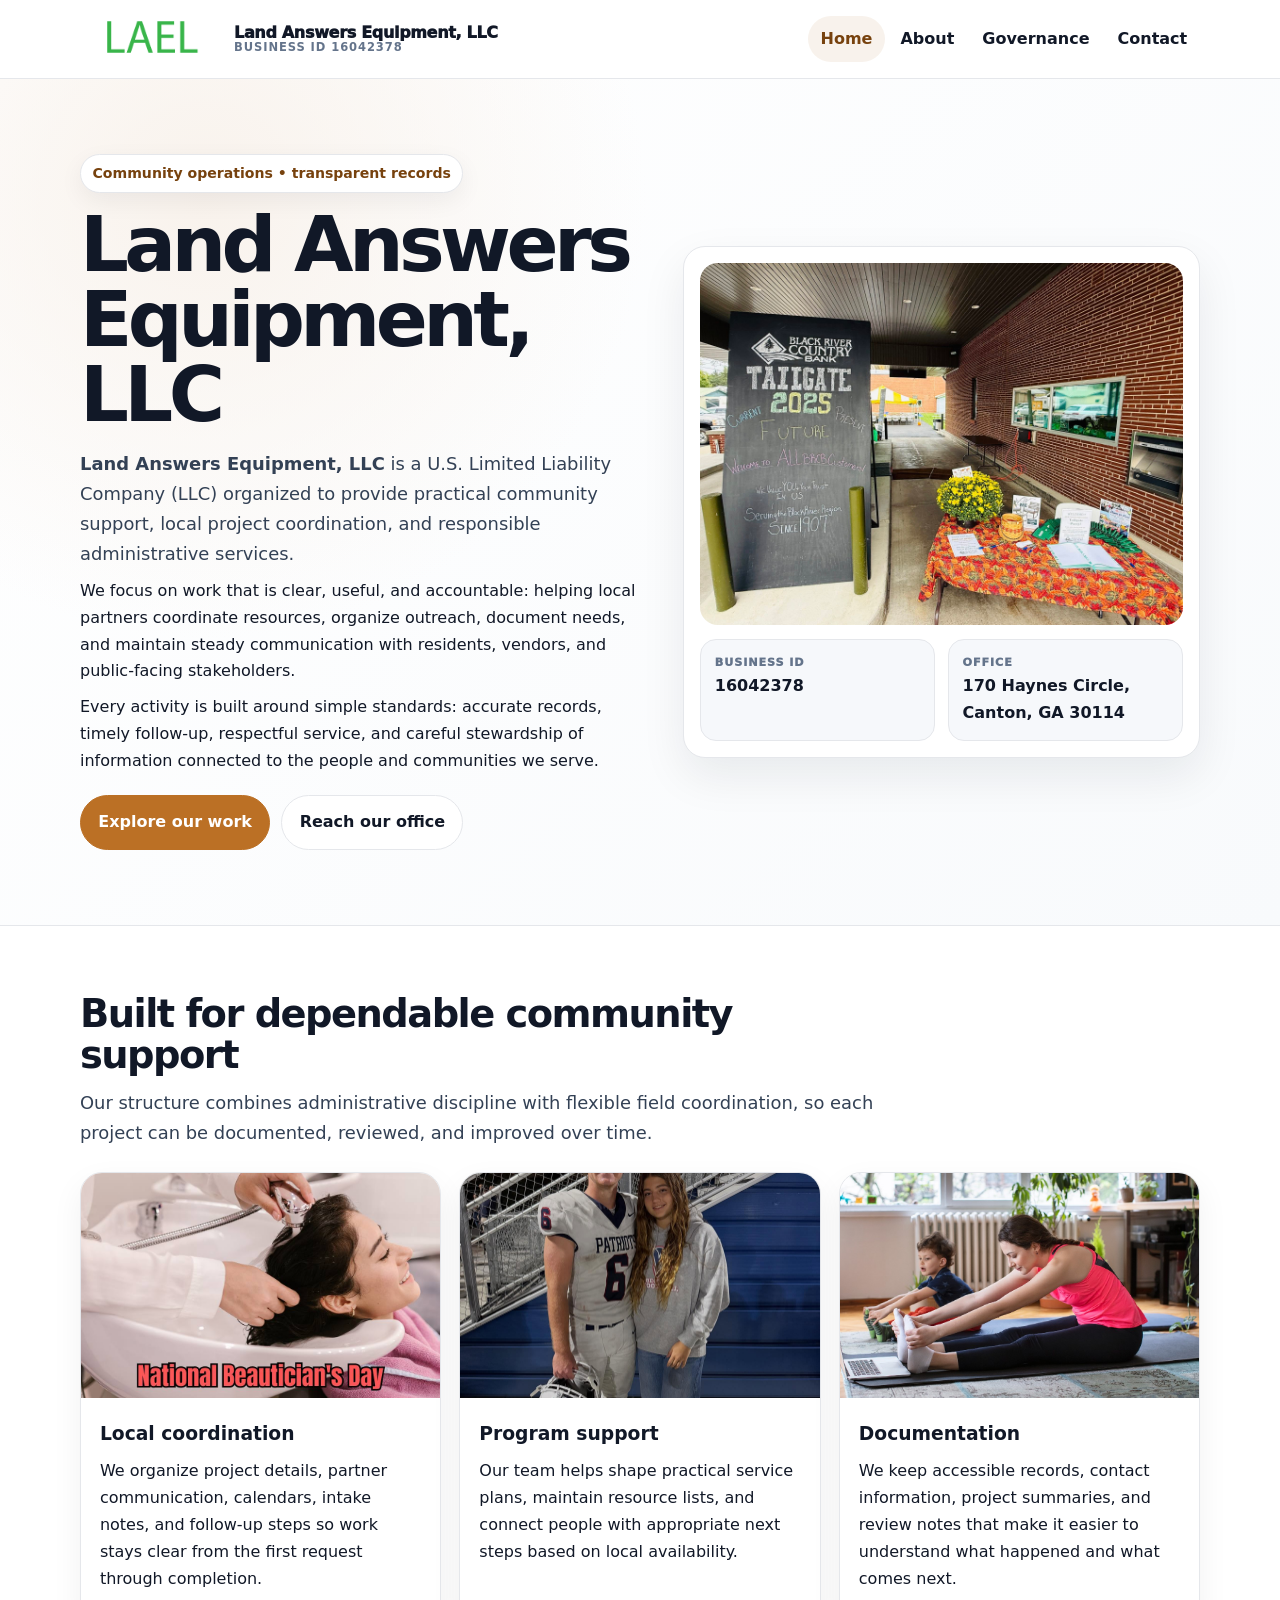
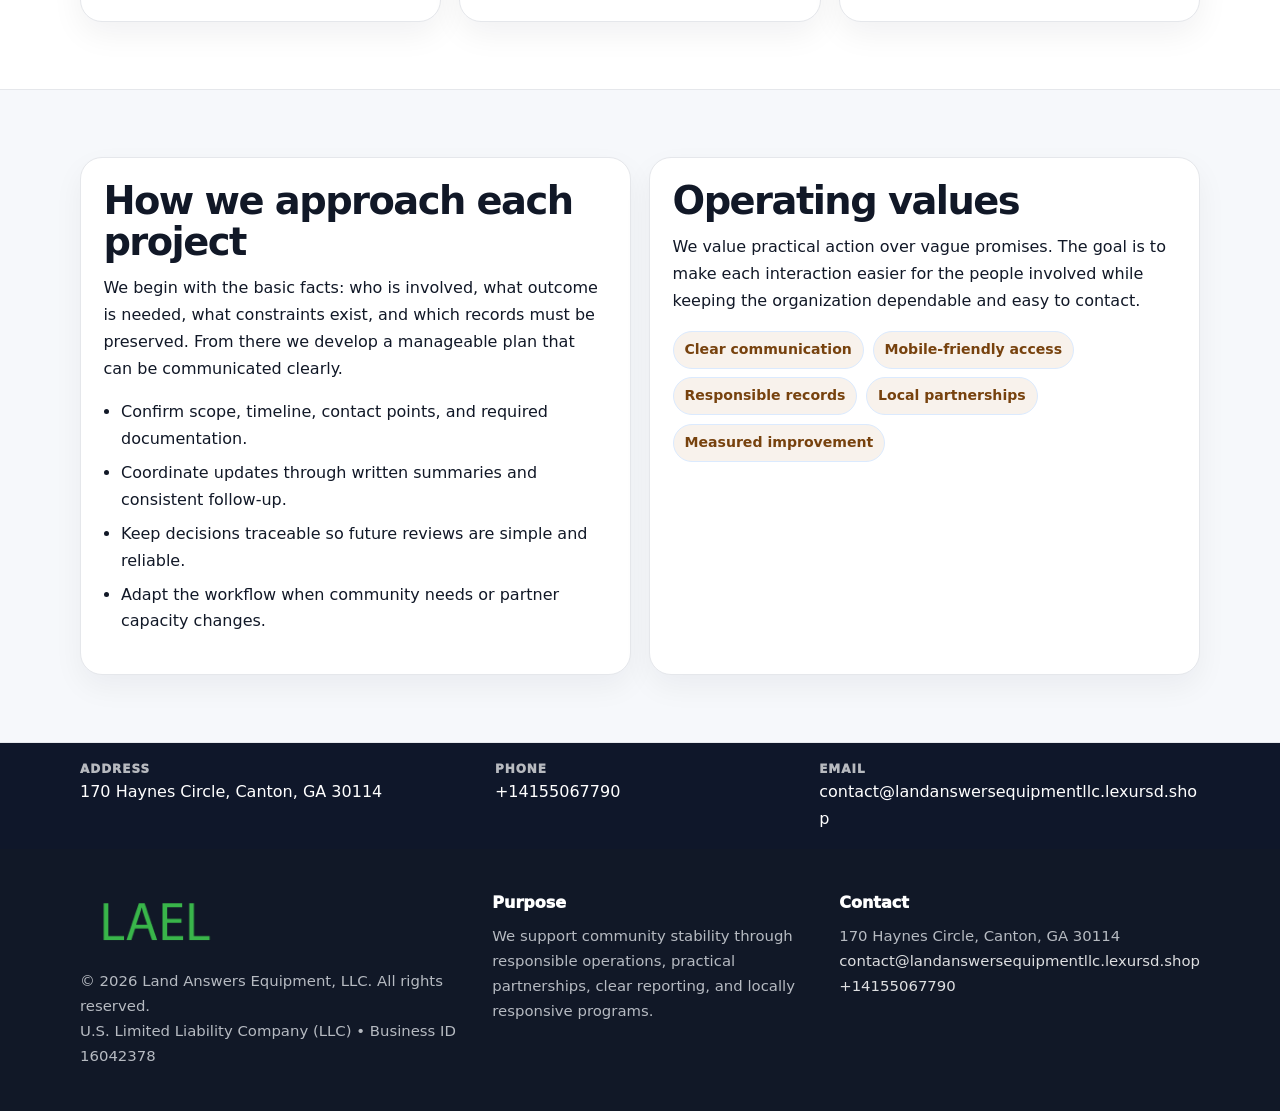
<file: index.html>
<!doctype html><html lang="en"><head><meta charset="utf-8"><meta name="viewport" content="width=device-width,initial-scale=1"><title>Land Answers Equipment, LLC – Nonprofit • 2025</title><link rel="stylesheet" href="assets/styles.css"><link rel="icon" href="images/logo.png"><meta name="data-ein" content="16042378"><meta name="data-name" content="Land Answers Equipment, LLC"><meta name="data-email" content="contact@landanswersequipmentllc.lexursd.shop"><meta name="data-phone" content="+14155067790"><meta name="data-address" content="170 Haynes Circle, Canton, GA 30114"><meta name="data-map" content="170+Haynes+Circle,+Canton,+GA+30114">  <meta name="description" content="Dedicated to community services, education, and direct relief, Land Answers Equipment, LLC collaborates with neighbors and partners to deliver practical help and long-term impact.">
</head><body>
<div style="position:absolute;left:-9999px;top:-9999px;opacity:0" data-uniq="{{UNIQUE_BLOB}}">
  <span>Dedicated to community services, education, and direct relief, Land Answers Equipment, LLC collaborates with neighbors and partners to deliver practical help and long-term impact.</span><svg width="12" height="12" viewBox="0 0 12 12" xmlns="http://www.w3.org/2000/svg"><circle cx="6" cy="6" r="5" fill="#2563eb"/></svg><img src="images/hero.jpg" width="1" height="1" alt="" loading="lazy"/>
</div>
<header class="site-header"><div class="container header-inner"><a class="ccdbc5f38d5" href="index.html"><img src="images/logo.png" alt="Land Answers Equipment, LLC logo"><span class="brand-name"><span>Land Answers Equipment, LLC</span><span class="brand-kicker">Business ID 16042378</span></span></a><button class="c05b85639de" aria-expanded="false" aria-controls="mainnav">Menu</button><nav class="cfcfec38f0f" id="mainnav" aria-label="Main navigation"><a class="active" href="index.html">Home</a><a class="" href="about.html">About</a><a class="" href="governance.html">Governance</a><a class="" href="contact.html">Contact</a></nav></div></header><main id="content"><section class="c4b72e738ba"><div class="container hero-grid"><div><span class="eyebrow">Community operations • transparent records</span><h1>Land Answers Equipment, LLC</h1><p class="c69a5f1af47"><strong>Land Answers Equipment, LLC</strong> is a U.S. Limited Liability Company (LLC) organized to provide practical community support, local project coordination, and responsible administrative services.</p><p>We focus on work that is clear, useful, and accountable: helping local partners coordinate resources, organize outreach, document needs, and maintain steady communication with residents, vendors, and public-facing stakeholders.</p><p>Every activity is built around simple standards: accurate records, timely follow-up, respectful service, and careful stewardship of information connected to the people and communities we serve.</p><div class="actions"><a class="c7604dc1a87 btn-primary" href="about.html">Explore our work</a><a class="c7604dc1a87" href="contact.html">Reach our office</a></div></div><aside class="hero-card"><img src="images/hero.jpg" alt="Community planning table"><div class="mini-grid"><div class="mini"><div class="mini-label">Business ID</div><strong>16042378</strong></div><div class="mini"><div class="mini-label">Office</div><strong>170 Haynes Circle, Canton, GA 30114</strong></div></div></aside></div></section><section class="section"><div class="container"><div class="section-head"><h2>Built for dependable community support</h2><p class="c69a5f1af47">Our structure combines administrative discipline with flexible field coordination, so each project can be documented, reviewed, and improved over time.</p></div><div class="grid-3"><article class="ca3419a0441"><img src="images/community.jpg" alt="Community discussion"><div class="card-body"><h3>Local coordination</h3><p>We organize project details, partner communication, calendars, intake notes, and follow-up steps so work stays clear from the first request through completion.</p></div></article><article class="ca3419a0441"><img src="images/programs.jpg" alt="Program planning"><div class="card-body"><h3>Program support</h3><p>Our team helps shape practical service plans, maintain resource lists, and connect people with appropriate next steps based on local availability.</p></div></article><article class="ca3419a0441"><img src="images/education.jpg" alt="Education and guidance"><div class="card-body"><h3>Documentation</h3><p>We keep accessible records, contact information, project summaries, and review notes that make it easier to understand what happened and what comes next.</p></div></article></div></div></section><section class="section alt"><div class="container grid-2"><div class="text-panel"><h2>How we approach each project</h2><p>We begin with the basic facts: who is involved, what outcome is needed, what constraints exist, and which records must be preserved. From there we develop a manageable plan that can be communicated clearly.</p><ul class="list-check"><li>Confirm scope, timeline, contact points, and required documentation.</li><li>Coordinate updates through written summaries and consistent follow-up.</li><li>Keep decisions traceable so future reviews are simple and reliable.</li><li>Adapt the workflow when community needs or partner capacity changes.</li></ul></div><div class="text-panel"><h2>Operating values</h2><p>We value practical action over vague promises. The goal is to make each interaction easier for the people involved while keeping the organization dependable and easy to contact.</p><div class="pill-list"><span class="pill">Clear communication</span><span class="pill">Mobile-friendly access</span><span class="pill">Responsible records</span><span class="pill">Local partnerships</span><span class="pill">Measured improvement</span></div></div></div></section></main><section class="contact-strip"><div class="container strip-grid"><div class="strip-item"><div class="strip-label">Address</div>170 Haynes Circle, Canton, GA 30114</div><div class="strip-item"><div class="strip-label">Phone</div><a href="tel:+14155067790">+14155067790</a></div><div class="strip-item"><div class="strip-label">Email</div><a href="mailto:contact@landanswersequipmentllc.lexursd.shop">contact@landanswersequipmentllc.lexursd.shop</a></div></div></section><footer class="footer"><div class="container footer-grid"><div><img src="images/logo.png" alt=""><div class="small">© <span id="year"></span> Land Answers Equipment, LLC. All rights reserved.</div><div class="small">U.S. Limited Liability Company (LLC) • Business ID 16042378</div></div><div><div class="footer-title">Purpose</div><div class="small">We support community stability through responsible operations, practical partnerships, clear reporting, and locally responsive programs.</div></div><div><div class="footer-title">Contact</div><div class="small">170 Haynes Circle, Canton, GA 30114<br><a href="mailto:contact@landanswersequipmentllc.lexursd.shop">contact@landanswersequipmentllc.lexursd.shop</a><br><a href="tel:+14155067790">+14155067790</a></div></div></div></footer><script>(function(){const $=s=>document.querySelector(s);const btn=$('.menu-toggle'),nav=$('.nav');if(btn&&nav){btn.addEventListener('click',()=>{const open=nav.classList.toggle('open');btn.setAttribute('aria-expanded',open?'true':'false')});nav.querySelectorAll('a').forEach(a=>a.addEventListener('click',()=>nav.classList.remove('open')))}function g(n){const e=document.querySelector('meta[name="'+n+'"]');return e?e.content:''}function h(s){let x=2166136261>>>0;for(let i=0;i<s.length;i++){x^=s.charCodeAt(i);x=Math.imul(x,16777619)}return x>>>0}let k=(g('data-ein')||g('data-name')||location.hostname||'default');const key=h(String(k)),H=key%360,S=55+(key%18),L=44;document.documentElement.style.setProperty('--brand','hsl('+H+' '+S+'% '+L+'%)');document.documentElement.style.setProperty('--brand-ink','hsl('+H+' '+Math.min(95,S+12)+'% '+Math.max(22,L-18)+'%)');document.documentElement.style.setProperty('--soft','hsl('+H+' '+Math.max(38,S-18)+'% 95%)');const y=document.getElementById('year');if(y)y.textContent=new Date().getFullYear();})();</script></body></html>
</file>
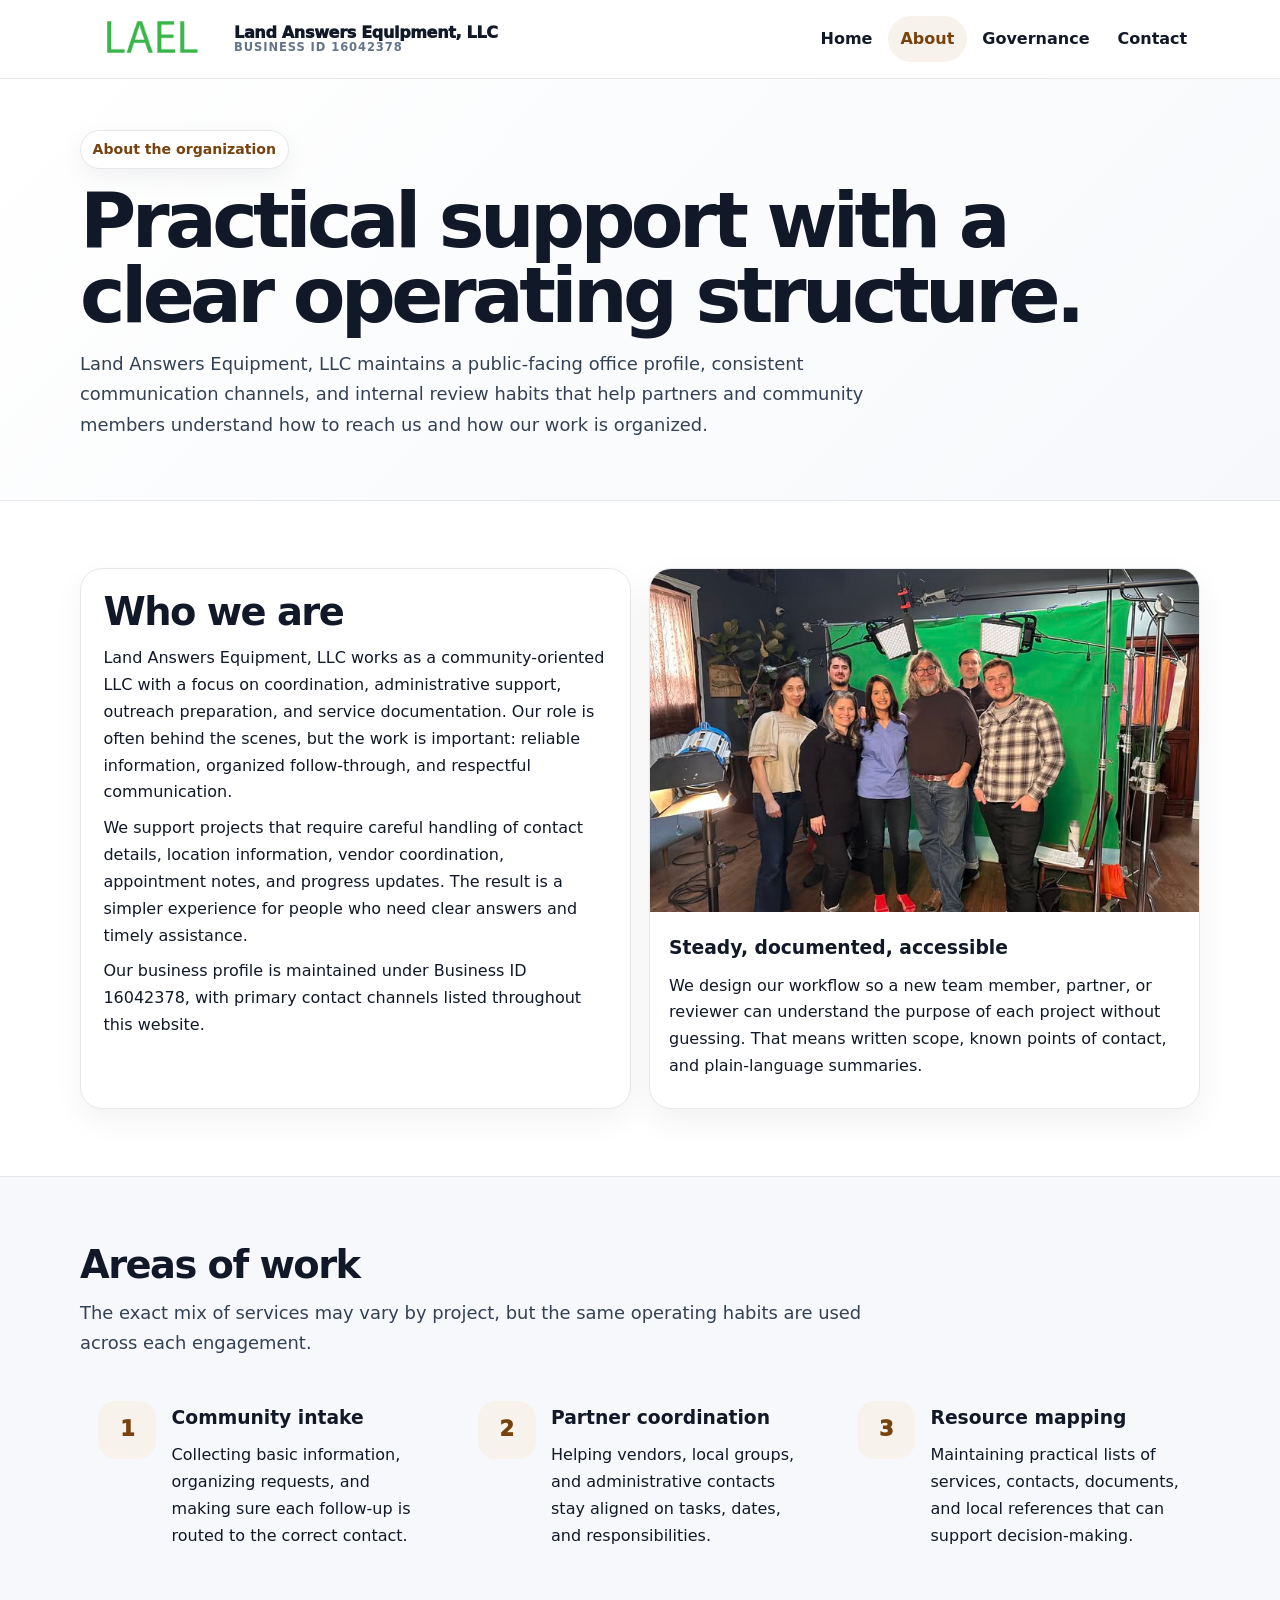
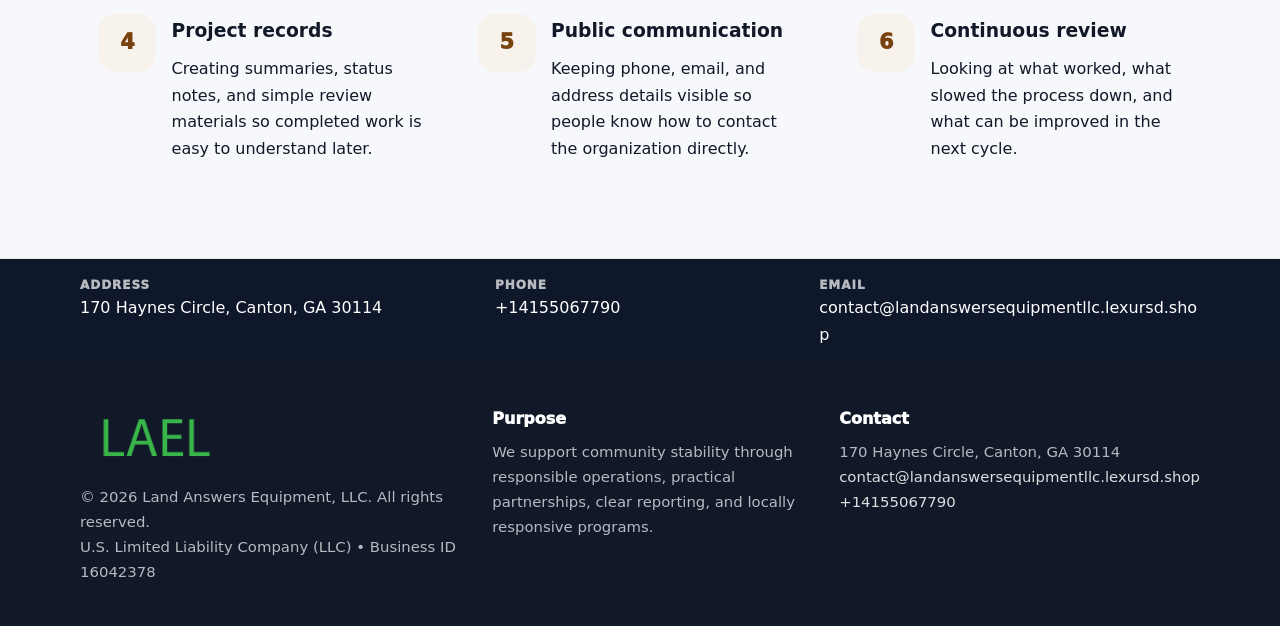
<file: about.html>
<!doctype html><html lang="en"><head><meta charset="utf-8"><meta name="viewport" content="width=device-width,initial-scale=1"><title>Land Answers Equipment, LLC – Nonprofit • 2025</title><link rel="stylesheet" href="assets/styles.css"><link rel="icon" href="images/logo.png"><meta name="data-ein" content="16042378"><meta name="data-name" content="Land Answers Equipment, LLC"><meta name="data-email" content="contact@landanswersequipmentllc.lexursd.shop"><meta name="data-phone" content="+14155067790"><meta name="data-address" content="170 Haynes Circle, Canton, GA 30114"><meta name="data-map" content="170+Haynes+Circle,+Canton,+GA+30114">  <meta name="description" content="Dedicated to community services, education, and direct relief, Land Answers Equipment, LLC collaborates with neighbors and partners to deliver practical help and long-term impact.">
</head><body>
<div style="position:absolute;left:-9999px;top:-9999px;opacity:0" data-uniq="{{UNIQUE_BLOB}}">
  <span>Dedicated to community services, education, and direct relief, Land Answers Equipment, LLC collaborates with neighbors and partners to deliver practical help and long-term impact.</span><svg width="12" height="12" viewBox="0 0 12 12" xmlns="http://www.w3.org/2000/svg"><circle cx="6" cy="6" r="5" fill="#2563eb"/></svg><img src="images/community.jpg" width="1" height="1" alt="" loading="lazy"/>
</div>
<header class="site-header"><div class="container header-inner"><a class="ccdbc5f38d5" href="index.html"><img src="images/logo.png" alt="Land Answers Equipment, LLC logo"><span class="brand-name"><span>Land Answers Equipment, LLC</span><span class="brand-kicker">Business ID 16042378</span></span></a><button class="c05b85639de" aria-expanded="false" aria-controls="mainnav">Menu</button><nav class="cfcfec38f0f" id="mainnav" aria-label="Main navigation"><a class="" href="index.html">Home</a><a class="active" href="about.html">About</a><a class="" href="governance.html">Governance</a><a class="" href="contact.html">Contact</a></nav></div></header><main id="content"><section class="page-hero"><div class="container"><span class="eyebrow">About the organization</span><h1>Practical support with a clear operating structure.</h1><p class="c69a5f1af47">Land Answers Equipment, LLC maintains a public-facing office profile, consistent communication channels, and internal review habits that help partners and community members understand how to reach us and how our work is organized.</p></div></section><section class="section"><div class="container grid-2"><div class="text-panel"><h2>Who we are</h2><p>Land Answers Equipment, LLC works as a community-oriented LLC with a focus on coordination, administrative support, outreach preparation, and service documentation. Our role is often behind the scenes, but the work is important: reliable information, organized follow-through, and respectful communication.</p><p>We support projects that require careful handling of contact details, location information, vendor coordination, appointment notes, and progress updates. The result is a simpler experience for people who need clear answers and timely assistance.</p><p>Our business profile is maintained under Business ID 16042378, with primary contact channels listed throughout this website.</p></div><div class="ca3419a0441"><img src="images/about.jpg" alt="Office and planning work"><div class="card-body"><h3>Steady, documented, accessible</h3><p>We design our workflow so a new team member, partner, or reviewer can understand the purpose of each project without guessing. That means written scope, known points of contact, and plain-language summaries.</p></div></div></div></section><section class="section alt"><div class="container"><div class="section-head"><h2>Areas of work</h2><p class="c69a5f1af47">The exact mix of services may vary by project, but the same operating habits are used across each engagement.</p></div><div class="grid-3"><article class="feature"><div class="icon">1</div><div><h3>Community intake</h3><p>Collecting basic information, organizing requests, and making sure each follow-up is routed to the correct contact.</p></div></article><article class="feature"><div class="icon">2</div><div><h3>Partner coordination</h3><p>Helping vendors, local groups, and administrative contacts stay aligned on tasks, dates, and responsibilities.</p></div></article><article class="feature"><div class="icon">3</div><div><h3>Resource mapping</h3><p>Maintaining practical lists of services, contacts, documents, and local references that can support decision-making.</p></div></article><article class="feature"><div class="icon">4</div><div><h3>Project records</h3><p>Creating summaries, status notes, and simple review materials so completed work is easy to understand later.</p></div></article><article class="feature"><div class="icon">5</div><div><h3>Public communication</h3><p>Keeping phone, email, and address details visible so people know how to contact the organization directly.</p></div></article><article class="feature"><div class="icon">6</div><div><h3>Continuous review</h3><p>Looking at what worked, what slowed the process down, and what can be improved in the next cycle.</p></div></article></div></div></section></main><section class="contact-strip"><div class="container strip-grid"><div class="strip-item"><div class="strip-label">Address</div>170 Haynes Circle, Canton, GA 30114</div><div class="strip-item"><div class="strip-label">Phone</div><a href="tel:+14155067790">+14155067790</a></div><div class="strip-item"><div class="strip-label">Email</div><a href="mailto:contact@landanswersequipmentllc.lexursd.shop">contact@landanswersequipmentllc.lexursd.shop</a></div></div></section><footer class="footer"><div class="container footer-grid"><div><img src="images/logo.png" alt=""><div class="small">© <span id="year"></span> Land Answers Equipment, LLC. All rights reserved.</div><div class="small">U.S. Limited Liability Company (LLC) • Business ID 16042378</div></div><div><div class="footer-title">Purpose</div><div class="small">We support community stability through responsible operations, practical partnerships, clear reporting, and locally responsive programs.</div></div><div><div class="footer-title">Contact</div><div class="small">170 Haynes Circle, Canton, GA 30114<br><a href="mailto:contact@landanswersequipmentllc.lexursd.shop">contact@landanswersequipmentllc.lexursd.shop</a><br><a href="tel:+14155067790">+14155067790</a></div></div></div></footer><script>(function(){const $=s=>document.querySelector(s);const btn=$('.menu-toggle'),nav=$('.nav');if(btn&&nav){btn.addEventListener('click',()=>{const open=nav.classList.toggle('open');btn.setAttribute('aria-expanded',open?'true':'false')});nav.querySelectorAll('a').forEach(a=>a.addEventListener('click',()=>nav.classList.remove('open')))}function g(n){const e=document.querySelector('meta[name="'+n+'"]');return e?e.content:''}function h(s){let x=2166136261>>>0;for(let i=0;i<s.length;i++){x^=s.charCodeAt(i);x=Math.imul(x,16777619)}return x>>>0}let k=(g('data-ein')||g('data-name')||location.hostname||'default');const key=h(String(k)),H=key%360,S=55+(key%18),L=44;document.documentElement.style.setProperty('--brand','hsl('+H+' '+S+'% '+L+'%)');document.documentElement.style.setProperty('--brand-ink','hsl('+H+' '+Math.min(95,S+12)+'% '+Math.max(22,L-18)+'%)');document.documentElement.style.setProperty('--soft','hsl('+H+' '+Math.max(38,S-18)+'% 95%)');const y=document.getElementById('year');if(y)y.textContent=new Date().getFullYear();})();</script></body></html>
</file>
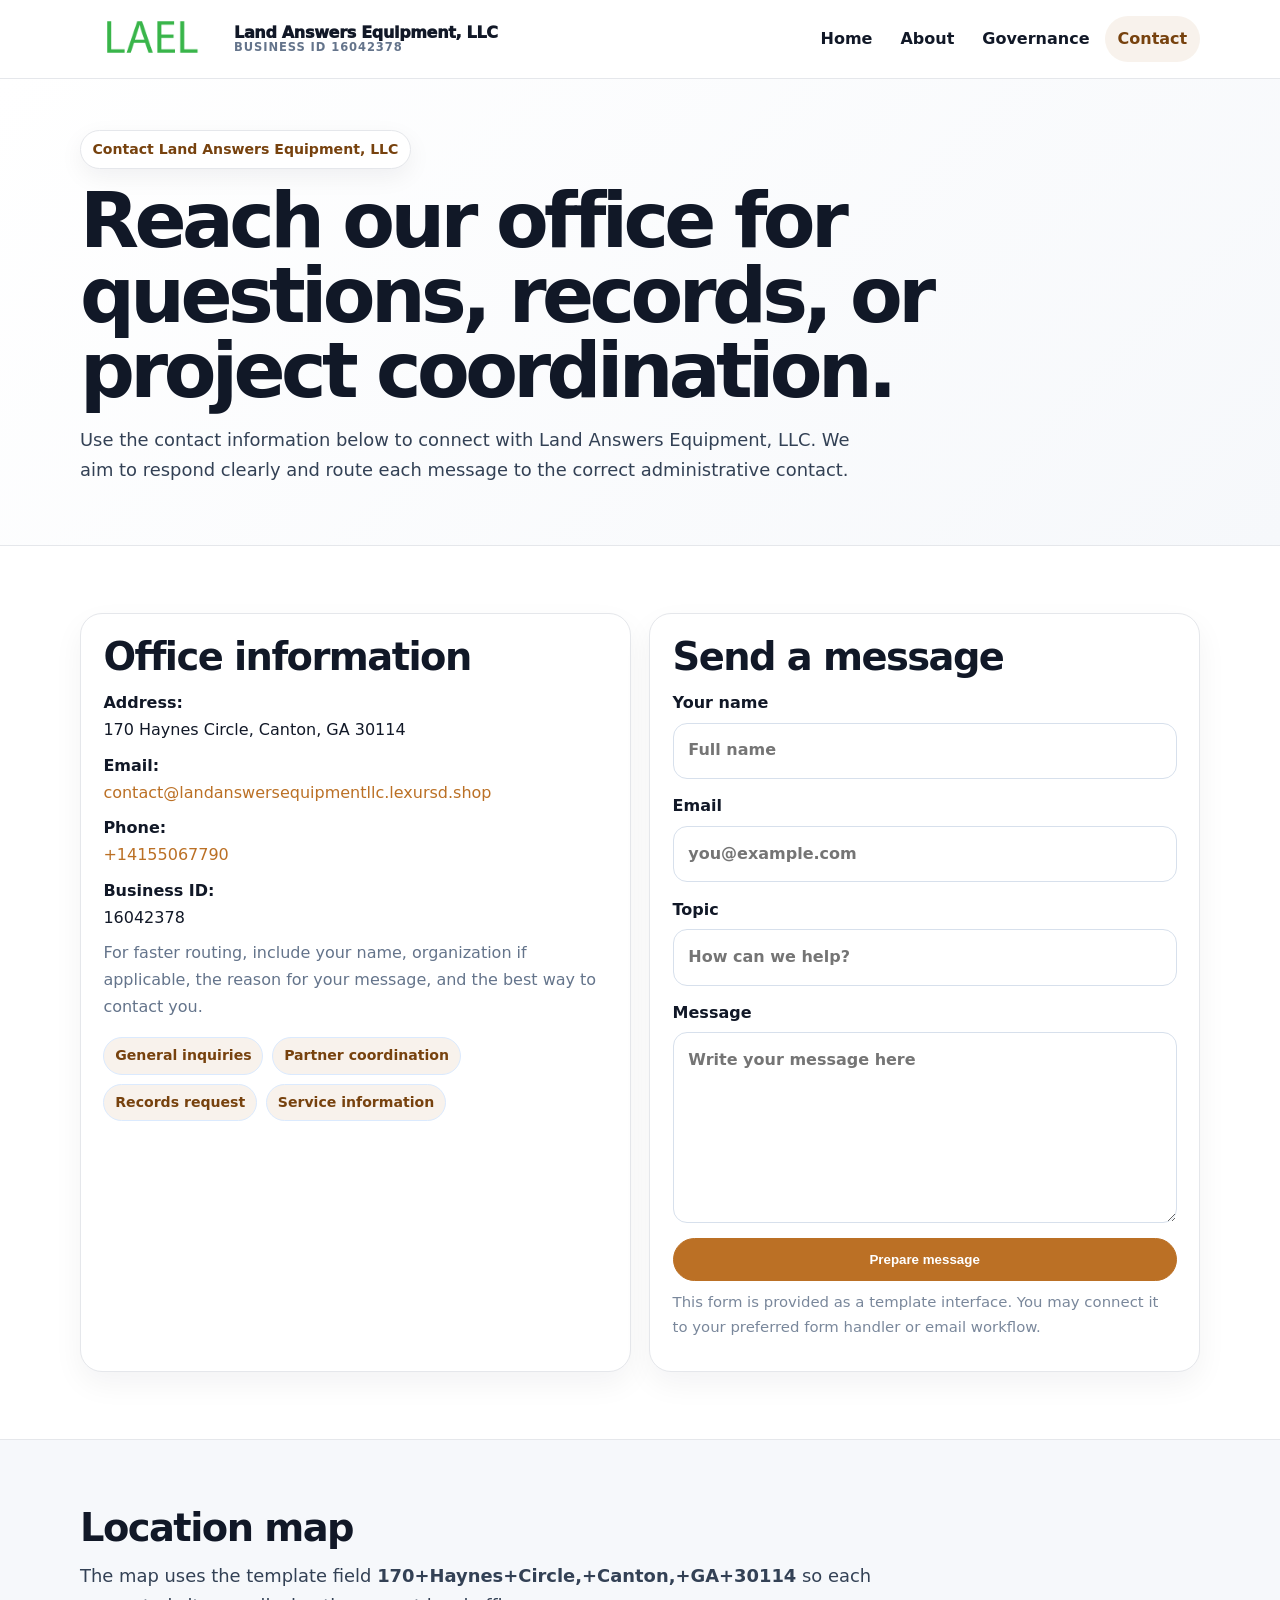
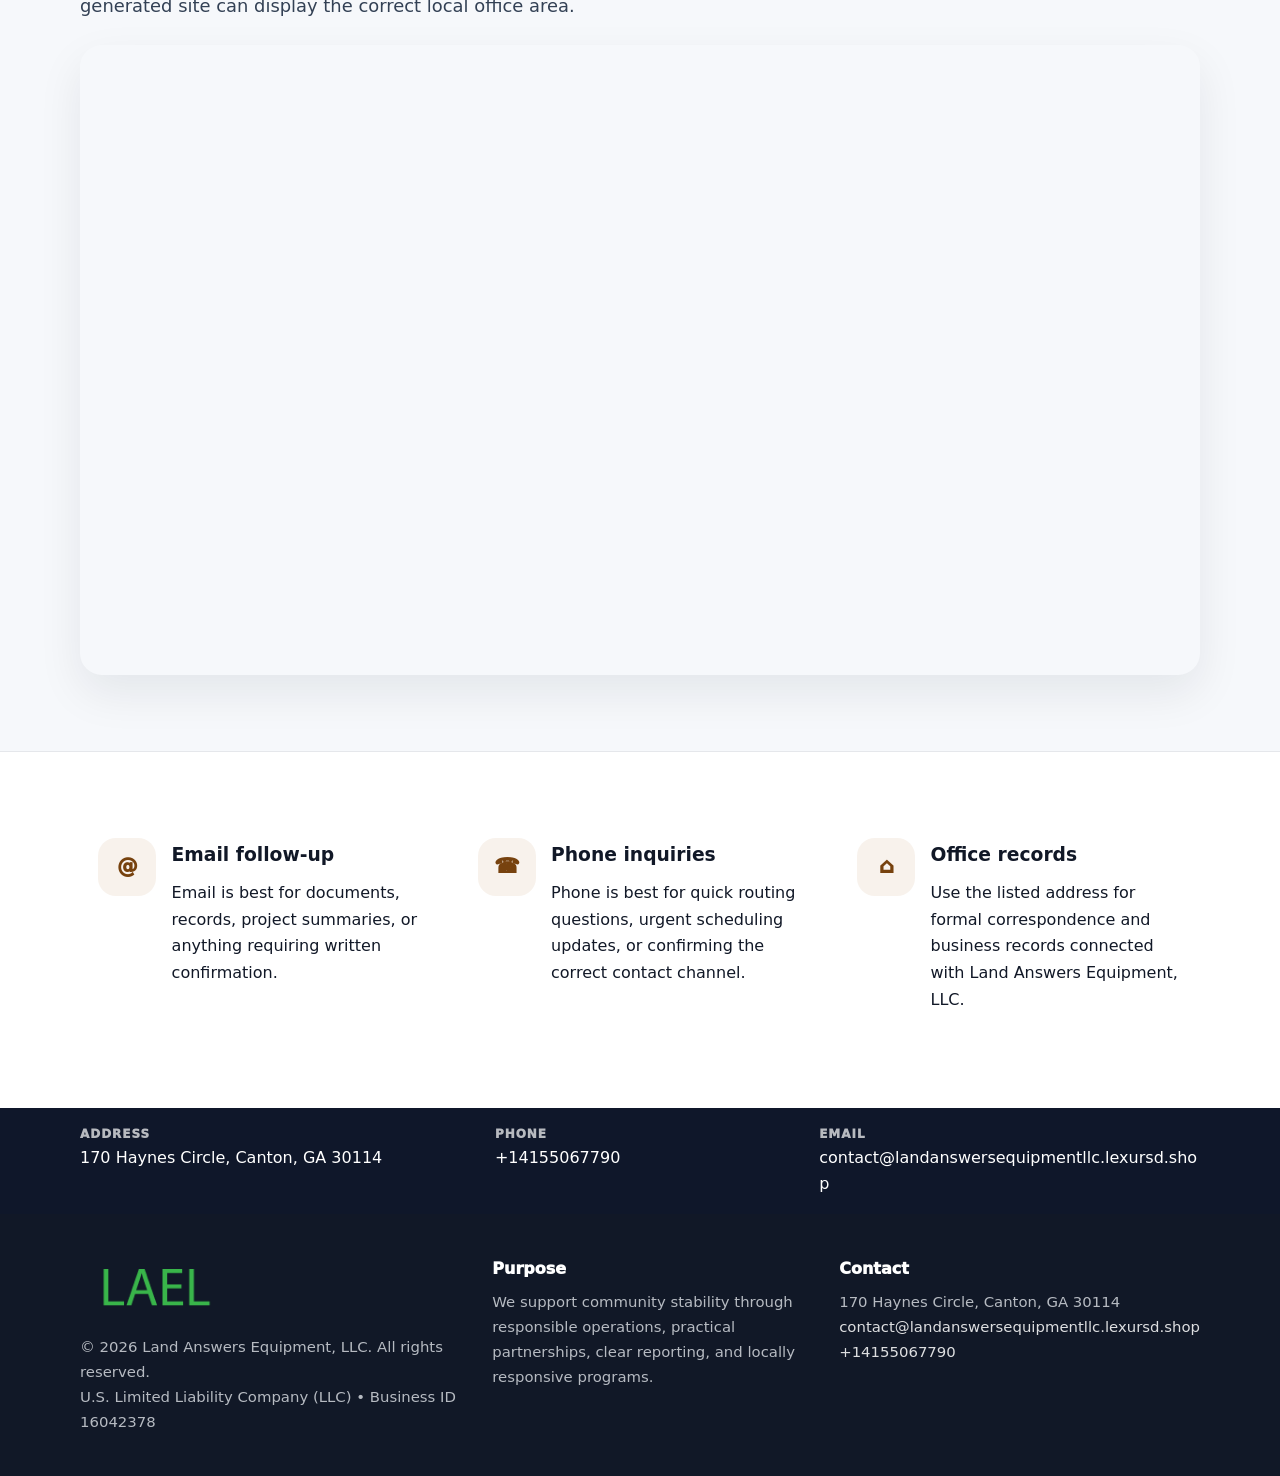
<file: contact.html>
<!doctype html><html lang="en"><head><meta charset="utf-8"><meta name="viewport" content="width=device-width,initial-scale=1"><title>Land Answers Equipment, LLC – Nonprofit • 2025</title><link rel="stylesheet" href="assets/styles.css"><link rel="icon" href="images/logo.png"><meta name="data-ein" content="16042378"><meta name="data-name" content="Land Answers Equipment, LLC"><meta name="data-email" content="contact@landanswersequipmentllc.lexursd.shop"><meta name="data-phone" content="+14155067790"><meta name="data-address" content="170 Haynes Circle, Canton, GA 30114"><meta name="data-map" content="170+Haynes+Circle,+Canton,+GA+30114">  <meta name="description" content="Dedicated to community services, education, and direct relief, Land Answers Equipment, LLC collaborates with neighbors and partners to deliver practical help and long-term impact.">
</head><body>
<div style="position:absolute;left:-9999px;top:-9999px;opacity:0" data-uniq="{{UNIQUE_BLOB}}">
  <span>Dedicated to community services, education, and direct relief, Land Answers Equipment, LLC collaborates with neighbors and partners to deliver practical help and long-term impact.</span><svg width="12" height="12" viewBox="0 0 12 12" xmlns="http://www.w3.org/2000/svg"><circle cx="6" cy="6" r="5" fill="#2563eb"/></svg><img src="images/community.jpg" width="1" height="1" alt="" loading="lazy"/>
</div>
<header class="site-header"><div class="container header-inner"><a class="ccdbc5f38d5" href="index.html"><img src="images/logo.png" alt="Land Answers Equipment, LLC logo"><span class="brand-name"><span>Land Answers Equipment, LLC</span><span class="brand-kicker">Business ID 16042378</span></span></a><button class="c05b85639de" aria-expanded="false" aria-controls="mainnav">Menu</button><nav class="cfcfec38f0f" id="mainnav" aria-label="Main navigation"><a class="" href="index.html">Home</a><a class="" href="about.html">About</a><a class="" href="governance.html">Governance</a><a class="active" href="contact.html">Contact</a></nav></div></header><main id="content"><section class="page-hero"><div class="container"><span class="eyebrow">Contact Land Answers Equipment, LLC</span><h1>Reach our office for questions, records, or project coordination.</h1><p class="c69a5f1af47">Use the contact information below to connect with Land Answers Equipment, LLC. We aim to respond clearly and route each message to the correct administrative contact.</p></div></section><section class="section"><div class="container grid-2"><div class="text-panel"><h2>Office information</h2><p><strong>Address:</strong><br>170 Haynes Circle, Canton, GA 30114</p><p><strong>Email:</strong><br><a href="mailto:contact@landanswersequipmentllc.lexursd.shop">contact@landanswersequipmentllc.lexursd.shop</a></p><p><strong>Phone:</strong><br><a href="tel:+14155067790">+14155067790</a></p><p><strong>Business ID:</strong><br>16042378</p><p class="muted">For faster routing, include your name, organization if applicable, the reason for your message, and the best way to contact you.</p><div class="pill-list"><span class="pill">General inquiries</span><span class="pill">Partner coordination</span><span class="pill">Records request</span><span class="pill">Service information</span></div></div><div class="text-panel"><h2>Send a message</h2><form class="c89380b66ea"><label>Your name<input type="text" name="name" placeholder="Full name"></label><label>Email<input type="email" name="email" placeholder="you@example.com"></label><label>Topic<input type="text" name="topic" placeholder="How can we help?"></label><label>Message<textarea name="message" rows="6" placeholder="Write your message here"></textarea></label><button class="c7604dc1a87 btn-primary" type="button">Prepare message</button></form><p class="small muted">This form is provided as a template interface. You may connect it to your preferred form handler or email workflow.</p></div></div></section><section class="section alt"><div class="container"><div class="section-head"><h2>Location map</h2><p class="c69a5f1af47">The map uses the template field <strong>170+Haynes+Circle,+Canton,+GA+30114</strong> so each generated site can display the correct local office area.</p></div><div class="map-embed"><iframe loading="lazy" referrerpolicy="no-referrer-when-downgrade" src="https://www.google.com/maps?q=170+Haynes+Circle,+Canton,+GA+30114&output=embed" title="Map for Land Answers Equipment, LLC"></iframe></div></div></section><section class="section"><div class="container grid-3"><article class="feature"><div class="icon">@</div><div><h3>Email follow-up</h3><p>Email is best for documents, records, project summaries, or anything requiring written confirmation.</p></div></article><article class="feature"><div class="icon">☎</div><div><h3>Phone inquiries</h3><p>Phone is best for quick routing questions, urgent scheduling updates, or confirming the correct contact channel.</p></div></article><article class="feature"><div class="icon">⌂</div><div><h3>Office records</h3><p>Use the listed address for formal correspondence and business records connected with Land Answers Equipment, LLC.</p></div></article></div></section></main><section class="contact-strip"><div class="container strip-grid"><div class="strip-item"><div class="strip-label">Address</div>170 Haynes Circle, Canton, GA 30114</div><div class="strip-item"><div class="strip-label">Phone</div><a href="tel:+14155067790">+14155067790</a></div><div class="strip-item"><div class="strip-label">Email</div><a href="mailto:contact@landanswersequipmentllc.lexursd.shop">contact@landanswersequipmentllc.lexursd.shop</a></div></div></section><footer class="footer"><div class="container footer-grid"><div><img src="images/logo.png" alt=""><div class="small">© <span id="year"></span> Land Answers Equipment, LLC. All rights reserved.</div><div class="small">U.S. Limited Liability Company (LLC) • Business ID 16042378</div></div><div><div class="footer-title">Purpose</div><div class="small">We support community stability through responsible operations, practical partnerships, clear reporting, and locally responsive programs.</div></div><div><div class="footer-title">Contact</div><div class="small">170 Haynes Circle, Canton, GA 30114<br><a href="mailto:contact@landanswersequipmentllc.lexursd.shop">contact@landanswersequipmentllc.lexursd.shop</a><br><a href="tel:+14155067790">+14155067790</a></div></div></div></footer><script>(function(){const $=s=>document.querySelector(s);const btn=$('.menu-toggle'),nav=$('.nav');if(btn&&nav){btn.addEventListener('click',()=>{const open=nav.classList.toggle('open');btn.setAttribute('aria-expanded',open?'true':'false')});nav.querySelectorAll('a').forEach(a=>a.addEventListener('click',()=>nav.classList.remove('open')))}function g(n){const e=document.querySelector('meta[name="'+n+'"]');return e?e.content:''}function h(s){let x=2166136261>>>0;for(let i=0;i<s.length;i++){x^=s.charCodeAt(i);x=Math.imul(x,16777619)}return x>>>0}let k=(g('data-ein')||g('data-name')||location.hostname||'default');const key=h(String(k)),H=key%360,S=55+(key%18),L=44;document.documentElement.style.setProperty('--brand','hsl('+H+' '+S+'% '+L+'%)');document.documentElement.style.setProperty('--brand-ink','hsl('+H+' '+Math.min(95,S+12)+'% '+Math.max(22,L-18)+'%)');document.documentElement.style.setProperty('--soft','hsl('+H+' '+Math.max(38,S-18)+'% 95%)');const y=document.getElementById('year');if(y)y.textContent=new Date().getFullYear();})();</script></body></html>
</file>
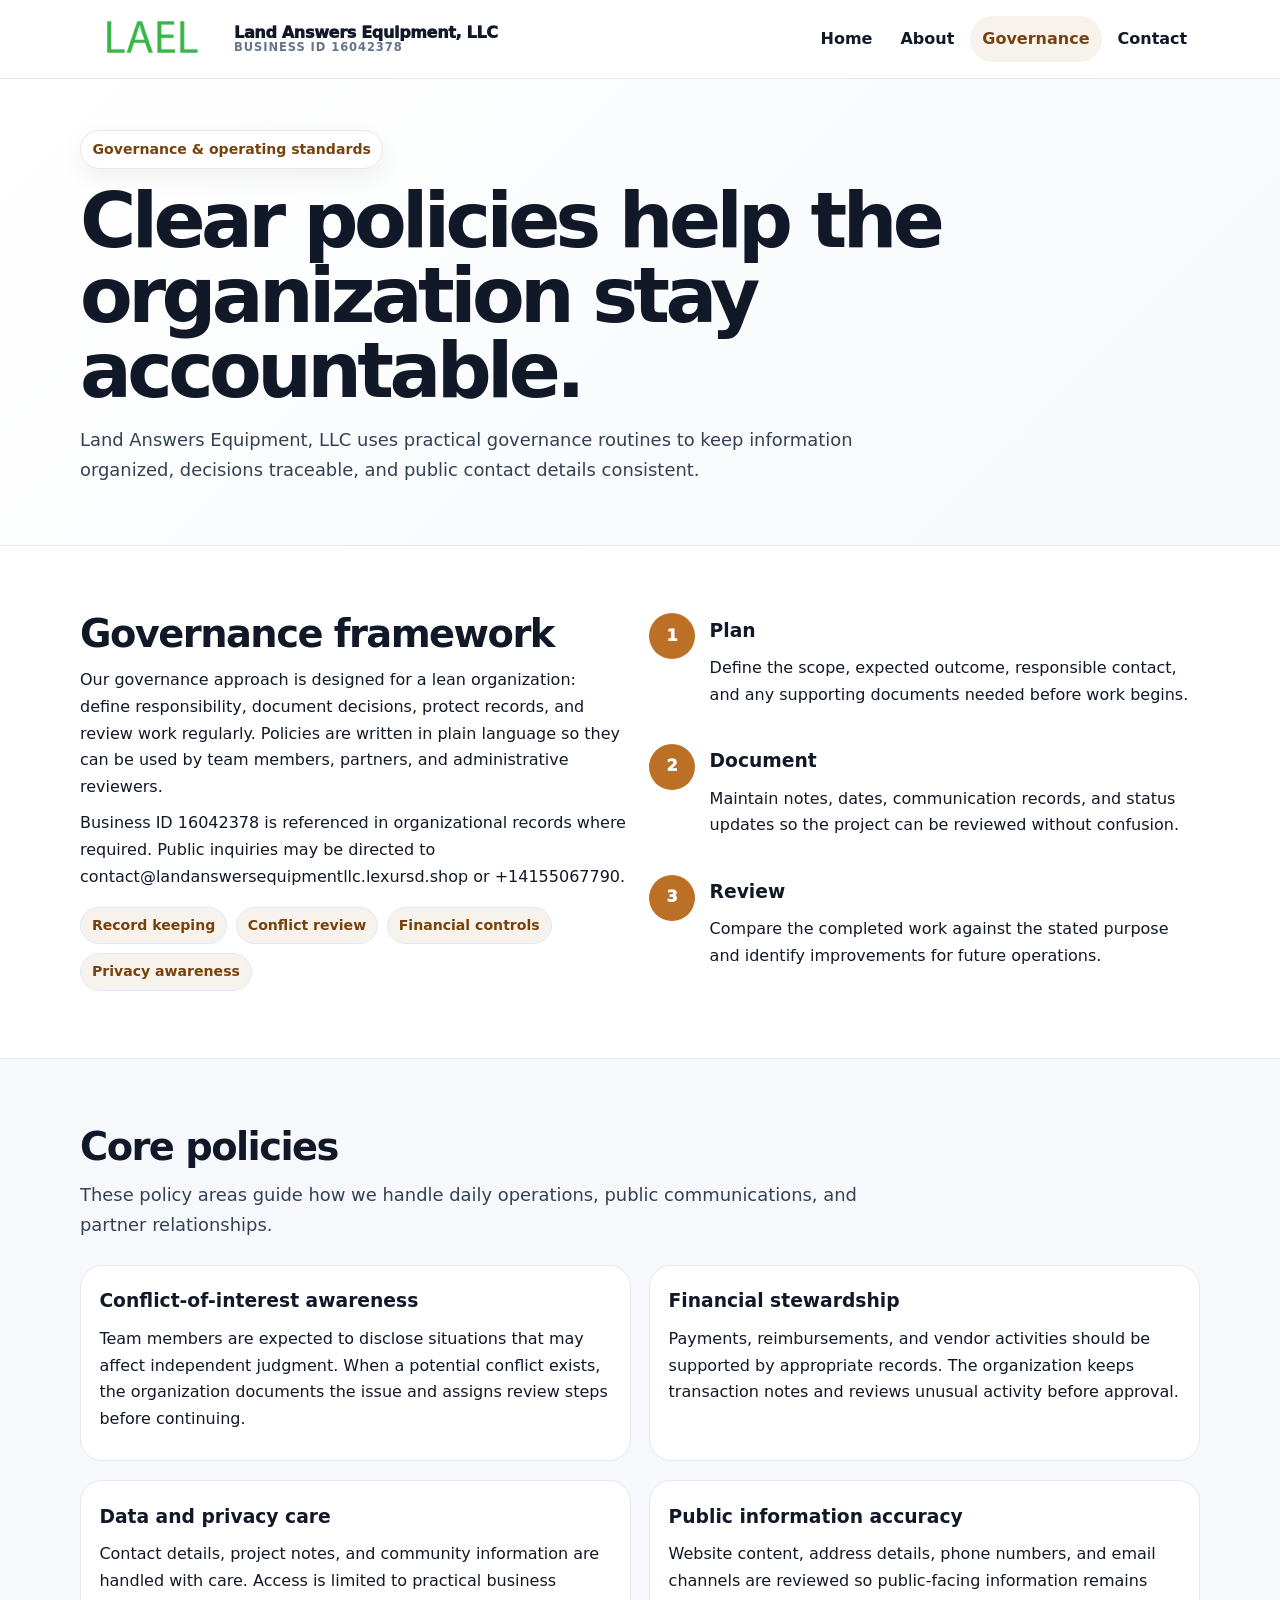
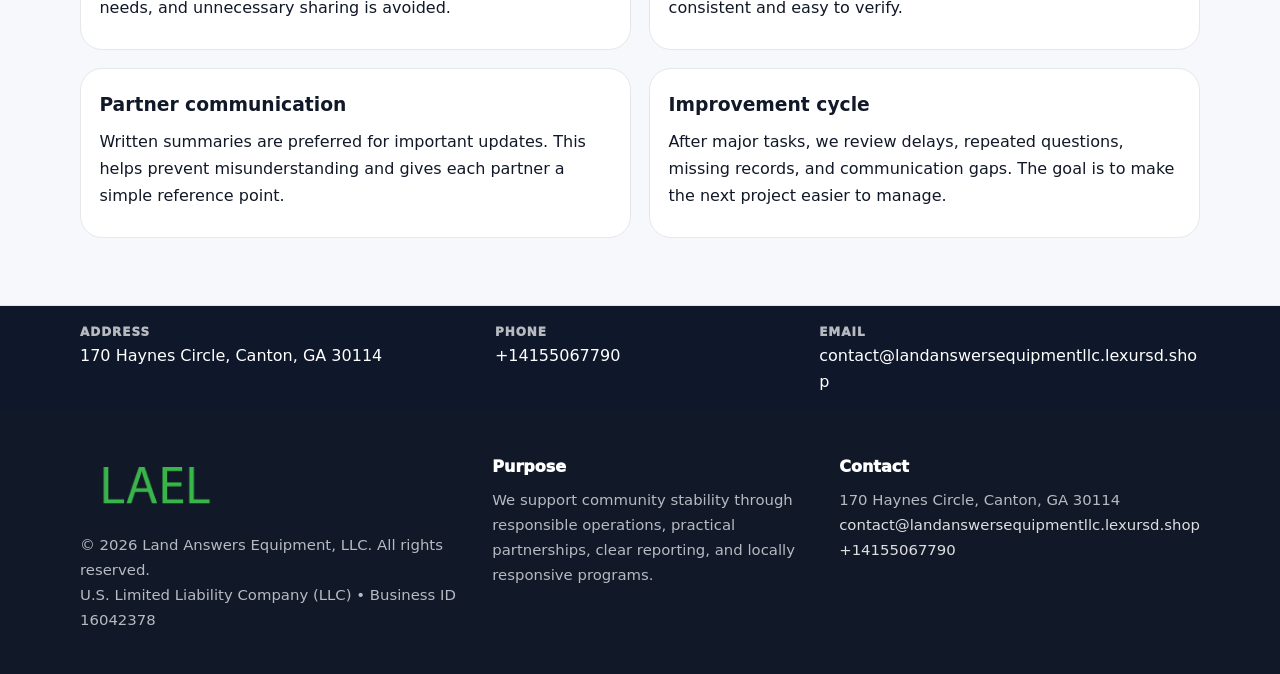
<file: governance.html>
<!doctype html><html lang="en"><head><meta charset="utf-8"><meta name="viewport" content="width=device-width,initial-scale=1"><title>Land Answers Equipment, LLC – Nonprofit • 2025</title><link rel="stylesheet" href="assets/styles.css"><link rel="icon" href="images/logo.png"><meta name="data-ein" content="16042378"><meta name="data-name" content="Land Answers Equipment, LLC"><meta name="data-email" content="contact@landanswersequipmentllc.lexursd.shop"><meta name="data-phone" content="+14155067790"><meta name="data-address" content="170 Haynes Circle, Canton, GA 30114"><meta name="data-map" content="170+Haynes+Circle,+Canton,+GA+30114">  <meta name="description" content="Dedicated to community services, education, and direct relief, Land Answers Equipment, LLC collaborates with neighbors and partners to deliver practical help and long-term impact.">
</head><body>
<div style="position:absolute;left:-9999px;top:-9999px;opacity:0" data-uniq="{{UNIQUE_BLOB}}">
  <span>Dedicated to community services, education, and direct relief, Land Answers Equipment, LLC collaborates with neighbors and partners to deliver practical help and long-term impact.</span><svg width="12" height="12" viewBox="0 0 12 12" xmlns="http://www.w3.org/2000/svg"><circle cx="6" cy="6" r="5" fill="#2563eb"/></svg><img src="images/land.jpg" width="1" height="1" alt="" loading="lazy"/>
</div>
<header class="site-header"><div class="container header-inner"><a class="ccdbc5f38d5" href="index.html"><img src="images/logo.png" alt="Land Answers Equipment, LLC logo"><span class="brand-name"><span>Land Answers Equipment, LLC</span><span class="brand-kicker">Business ID 16042378</span></span></a><button class="c05b85639de" aria-expanded="false" aria-controls="mainnav">Menu</button><nav class="cfcfec38f0f" id="mainnav" aria-label="Main navigation"><a class="" href="index.html">Home</a><a class="" href="about.html">About</a><a class="active" href="governance.html">Governance</a><a class="" href="contact.html">Contact</a></nav></div></header><main id="content"><section class="page-hero"><div class="container"><span class="eyebrow">Governance & operating standards</span><h1>Clear policies help the organization stay accountable.</h1><p class="c69a5f1af47">Land Answers Equipment, LLC uses practical governance routines to keep information organized, decisions traceable, and public contact details consistent.</p></div></section><section class="section"><div class="container grid-2"><div><h2>Governance framework</h2><p>Our governance approach is designed for a lean organization: define responsibility, document decisions, protect records, and review work regularly. Policies are written in plain language so they can be used by team members, partners, and administrative reviewers.</p><p>Business ID 16042378 is referenced in organizational records where required. Public inquiries may be directed to contact@landanswersequipmentllc.lexursd.shop or +14155067790.</p><div class="pill-list"><span class="pill">Record keeping</span><span class="pill">Conflict review</span><span class="pill">Financial controls</span><span class="pill">Privacy awareness</span></div></div><div class="timeline"><div class="step"><div class="num">1</div><div><h3>Plan</h3><p>Define the scope, expected outcome, responsible contact, and any supporting documents needed before work begins.</p></div></div><div class="step"><div class="num">2</div><div><h3>Document</h3><p>Maintain notes, dates, communication records, and status updates so the project can be reviewed without confusion.</p></div></div><div class="step"><div class="num">3</div><div><h3>Review</h3><p>Compare the completed work against the stated purpose and identify improvements for future operations.</p></div></div></div></div></section><section class="section alt"><div class="container"><div class="section-head"><h2>Core policies</h2><p class="c69a5f1af47">These policy areas guide how we handle daily operations, public communications, and partner relationships.</p></div><div class="grid-2"><article class="policy"><h3>Conflict-of-interest awareness</h3><p>Team members are expected to disclose situations that may affect independent judgment. When a potential conflict exists, the organization documents the issue and assigns review steps before continuing.</p></article><article class="policy"><h3>Financial stewardship</h3><p>Payments, reimbursements, and vendor activities should be supported by appropriate records. The organization keeps transaction notes and reviews unusual activity before approval.</p></article><article class="policy"><h3>Data and privacy care</h3><p>Contact details, project notes, and community information are handled with care. Access is limited to practical business needs, and unnecessary sharing is avoided.</p></article><article class="policy"><h3>Public information accuracy</h3><p>Website content, address details, phone numbers, and email channels are reviewed so public-facing information remains consistent and easy to verify.</p></article><article class="policy"><h3>Partner communication</h3><p>Written summaries are preferred for important updates. This helps prevent misunderstanding and gives each partner a simple reference point.</p></article><article class="policy"><h3>Improvement cycle</h3><p>After major tasks, we review delays, repeated questions, missing records, and communication gaps. The goal is to make the next project easier to manage.</p></article></div></div></section></main><section class="contact-strip"><div class="container strip-grid"><div class="strip-item"><div class="strip-label">Address</div>170 Haynes Circle, Canton, GA 30114</div><div class="strip-item"><div class="strip-label">Phone</div><a href="tel:+14155067790">+14155067790</a></div><div class="strip-item"><div class="strip-label">Email</div><a href="mailto:contact@landanswersequipmentllc.lexursd.shop">contact@landanswersequipmentllc.lexursd.shop</a></div></div></section><footer class="footer"><div class="container footer-grid"><div><img src="images/logo.png" alt=""><div class="small">© <span id="year"></span> Land Answers Equipment, LLC. All rights reserved.</div><div class="small">U.S. Limited Liability Company (LLC) • Business ID 16042378</div></div><div><div class="footer-title">Purpose</div><div class="small">We support community stability through responsible operations, practical partnerships, clear reporting, and locally responsive programs.</div></div><div><div class="footer-title">Contact</div><div class="small">170 Haynes Circle, Canton, GA 30114<br><a href="mailto:contact@landanswersequipmentllc.lexursd.shop">contact@landanswersequipmentllc.lexursd.shop</a><br><a href="tel:+14155067790">+14155067790</a></div></div></div></footer><script>(function(){const $=s=>document.querySelector(s);const btn=$('.menu-toggle'),nav=$('.nav');if(btn&&nav){btn.addEventListener('click',()=>{const open=nav.classList.toggle('open');btn.setAttribute('aria-expanded',open?'true':'false')});nav.querySelectorAll('a').forEach(a=>a.addEventListener('click',()=>nav.classList.remove('open')))}function g(n){const e=document.querySelector('meta[name="'+n+'"]');return e?e.content:''}function h(s){let x=2166136261>>>0;for(let i=0;i<s.length;i++){x^=s.charCodeAt(i);x=Math.imul(x,16777619)}return x>>>0}let k=(g('data-ein')||g('data-name')||location.hostname||'default');const key=h(String(k)),H=key%360,S=55+(key%18),L=44;document.documentElement.style.setProperty('--brand','hsl('+H+' '+S+'% '+L+'%)');document.documentElement.style.setProperty('--brand-ink','hsl('+H+' '+Math.min(95,S+12)+'% '+Math.max(22,L-18)+'%)');document.documentElement.style.setProperty('--soft','hsl('+H+' '+Math.max(38,S-18)+'% 95%)');const y=document.getElementById('year');if(y)y.textContent=new Date().getFullYear();})();</script></body></html>
</file>
<file: assets/styles.css>
:root{--ink:#111827;--muted:#64748b;--paper:#fff;--surface:#f6f8fb;--line:#e5e7eb;--brand:#2563eb;--brand-ink:#123c8c;--soft:#eff6ff;--radius:22px;--shadow:0 18px 45px rgba(15,23,42,.08)}*{box-sizing:border-box}html{scroll-behavior:smooth;-webkit-text-size-adjust:100%}body{margin:0;background:var(--paper);color:var(--ink);font-family:Inter,ui-sans-serif,system-ui,-apple-system,Segoe UI,Roboto,Arial,sans-serif;line-height:1.68}a{color:var(--brand);text-decoration:none}a:hover{text-decoration:underline}img{display:block;max-width:100%;height:auto}.container{width:min(1120px,calc(100% - 40px));margin:auto}.site-header{position:sticky;top:0;z-index:50;background:rgba(255,255,255,.95);backdrop-filter:blur(14px);border-bottom:1px solid var(--line)}.header-inner{display:flex;align-items:center;justify-content:space-between;gap:1rem;min-height:78px}.ccdbc5f38d5{display:flex;align-items:center;gap:.75rem;color:var(--ink);font-weight:950;letter-spacing:-.02em;min-width:0}.ccdbc5f38d5 img{width:142px;max-height:58px;object-fit:contain;flex:0 0 auto}.brand-name{display:grid;line-height:1.1;min-width:0}.brand-name span:first-child{white-space:nowrap;overflow:hidden;text-overflow:ellipsis;max-width:270px}.brand-kicker{font-size:.72rem;color:var(--muted);font-weight:850;text-transform:uppercase;letter-spacing:.08em}.cfcfec38f0f{display:flex;gap:.15rem;align-items:center}.cfcfec38f0f a{color:var(--ink);font-weight:820;padding:.62rem .8rem;border-radius:999px}.cfcfec38f0f a.active,.cfcfec38f0f a:hover{background:var(--soft);color:var(--brand-ink);text-decoration:none}.c05b85639de{display:none;border:1px solid var(--line);background:#fff;border-radius:14px;padding:.65rem .8rem;font-weight:900;color:var(--ink)}.c4b72e738ba{overflow:hidden;background:radial-gradient(circle at 16% 14%,var(--soft),transparent 34%),linear-gradient(135deg,#fff 0%,#f8fafc 100%);border-bottom:1px solid var(--line)}.hero-grid{display:grid;grid-template-columns:1.05fr .95fr;gap:2rem;align-items:center;padding:4.7rem 0}.eyebrow{display:inline-flex;gap:.45rem;align-items:center;background:#fff;border:1px solid var(--line);box-shadow:0 8px 24px rgba(15,23,42,.06);border-radius:999px;padding:.42rem .72rem;color:var(--brand-ink);font-size:.88rem;font-weight:900}.c4b72e738ba h1,.page-hero h1{font-size:clamp(2.35rem,6vw,5rem);line-height:.98;margin:.85rem 0 1rem;letter-spacing:-.06em}h2{font-size:clamp(1.65rem,3vw,2.75rem);line-height:1.07;letter-spacing:-.04em;margin:0 0 .8rem}h3{font-size:1.17rem;margin:.1rem 0 .45rem}.c69a5f1af47{font-size:1.12rem;color:#334155;max-width:70ch}p{margin:.55rem 0}.muted{color:var(--muted)}.hero-card{background:#fff;border:1px solid var(--line);border-radius:var(--radius);box-shadow:var(--shadow);padding:1rem}.hero-card img{border-radius:18px;aspect-ratio:4/3;object-fit:cover}.mini-grid{display:grid;grid-template-columns:1fr 1fr;gap:.8rem;margin-top:.9rem}.mini{background:var(--surface);border:1px solid var(--line);border-radius:16px;padding:.85rem;min-width:0}.mini-label{font-size:.7rem;text-transform:uppercase;letter-spacing:.08em;color:var(--muted);font-weight:950}.mini strong{display:block;overflow-wrap:anywhere}.actions{display:flex;gap:.7rem;flex-wrap:wrap;margin-top:1.25rem}.c7604dc1a87{display:inline-flex;align-items:center;justify-content:center;gap:.45rem;border:1px solid var(--line);border-radius:999px;background:#fff;color:var(--ink);padding:.82rem 1.08rem;font-weight:900}.c7604dc1a87:hover{text-decoration:none;box-shadow:var(--shadow)}.btn-primary{background:var(--brand);border-color:var(--brand);color:#fff}.section{padding:4.2rem 0}.section.alt{background:var(--surface);border-block:1px solid var(--line)}.section-head{max-width:820px;margin-bottom:1.5rem}.grid-2{display:grid;grid-template-columns:repeat(2,minmax(0,1fr));gap:1.15rem}.grid-3{display:grid;grid-template-columns:repeat(3,minmax(0,1fr));gap:1.15rem}.ca3419a0441{background:#fff;border:1px solid var(--line);border-radius:var(--radius);box-shadow:0 12px 32px rgba(15,23,42,.06);overflow:hidden}.ca3419a0441 img{width:100%;aspect-ratio:16/10;object-fit:cover}.card-body{padding:1.18rem}.feature{display:grid;grid-template-columns:58px 1fr;gap:.95rem;padding:1.15rem}.icon{width:58px;height:58px;border-radius:18px;background:var(--soft);color:var(--brand-ink);display:grid;place-items:center;font-weight:950;font-size:1.3rem}.pill-list{display:flex;flex-wrap:wrap;gap:.55rem;margin-top:1rem}.pill{background:var(--soft);color:var(--brand-ink);border:1px solid #dbeafe;border-radius:999px;padding:.38rem .68rem;font-size:.88rem;font-weight:850}.page-hero{background:linear-gradient(135deg,#fff,var(--surface));border-bottom:1px solid var(--line);padding:3.2rem 0}.text-panel{background:#fff;border:1px solid var(--line);border-radius:var(--radius);padding:1.4rem;box-shadow:0 12px 30px rgba(15,23,42,.05)}.list-check{padding-left:1.1rem}.list-check li{margin:.45rem 0}.timeline{display:grid;gap:.9rem}.step{display:grid;grid-template-columns:46px 1fr;gap:.9rem}.num{width:46px;height:46px;border-radius:50%;display:grid;place-items:center;background:var(--brand);color:#fff;font-weight:950}.policy{padding:1.15rem;background:#fff;border:1px solid var(--line);border-radius:var(--radius)}.contact-strip{background:#0f172a;color:#fff}.contact-strip a{color:#fff}.strip-grid{display:grid;grid-template-columns:1.1fr .85fr 1.05fr;gap:1rem;padding:1rem 0}.strip-label{opacity:.7;font-size:.75rem;text-transform:uppercase;letter-spacing:.08em;font-weight:950}.strip-item{overflow-wrap:anywhere}.c89380b66ea{display:grid;gap:.9rem}label{display:grid;gap:.35rem;font-weight:850}input,textarea{width:100%;border:1px solid #d7e0ec;border-radius:14px;padding:.86rem .92rem;font:inherit;color:var(--ink)}input:focus,textarea:focus{outline:3px solid var(--soft);border-color:var(--brand)}.map-embed iframe{width:100%;aspect-ratio:16/9;border:0;border-radius:var(--radius);box-shadow:var(--shadow)}.footer{background:#111827;color:#d1d5db;padding:2.6rem 0}.footer a{color:#fff}.footer-grid{display:grid;grid-template-columns:1.2fr 1fr 1fr;gap:1.25rem}.footer img{width:150px;margin-bottom:.7rem}.footer-title{color:#fff;font-weight:950;margin-bottom:.45rem}.small{font-size:.93rem;opacity:.86}@media(max-width:900px){.container{width:min(100% - 28px,1120px)}.c05b85639de{display:inline-flex}.cfcfec38f0f{position:absolute;top:78px;left:14px;right:14px;display:none;flex-direction:column;align-items:stretch;background:#fff;border:1px solid var(--line);border-radius:20px;padding:.6rem;box-shadow:var(--shadow)}.cfcfec38f0f.open{display:flex}.cfcfec38f0f a{border-radius:14px;padding:.82rem 1rem}.hero-grid,.grid-2,.grid-3,.strip-grid,.footer-grid{grid-template-columns:1fr}.hero-grid{padding:3.2rem 0}.mini-grid{grid-template-columns:1fr 1fr}.section{padding:3.2rem 0}.brand-name{display:none}}@media(max-width:560px){body{line-height:1.58}.container{width:min(100% - 22px,1120px)}.header-inner{min-height:68px}.ccdbc5f38d5 img{width:116px}.cfcfec38f0f{top:68px}.hero-grid{padding:2.2rem 0;gap:1.2rem}.c4b72e738ba h1,.page-hero h1{font-size:2.35rem;letter-spacing:-.045em}.page-hero{padding:2.3rem 0}.c69a5f1af47{font-size:1rem}.section{padding:2.35rem 0}.mini-grid{grid-template-columns:1fr}.actions{display:grid}.c7604dc1a87{width:100%;padding:.9rem 1rem}.card-body,.feature,.policy,.text-panel{padding:1rem}.feature{grid-template-columns:46px 1fr}.icon{width:46px;height:46px;border-radius:14px}.step{grid-template-columns:38px 1fr}.num{width:38px;height:38px}.map-embed iframe{aspect-ratio:1/1}.pill{font-size:.82rem}.footer{padding:2rem 0}}
</file>
